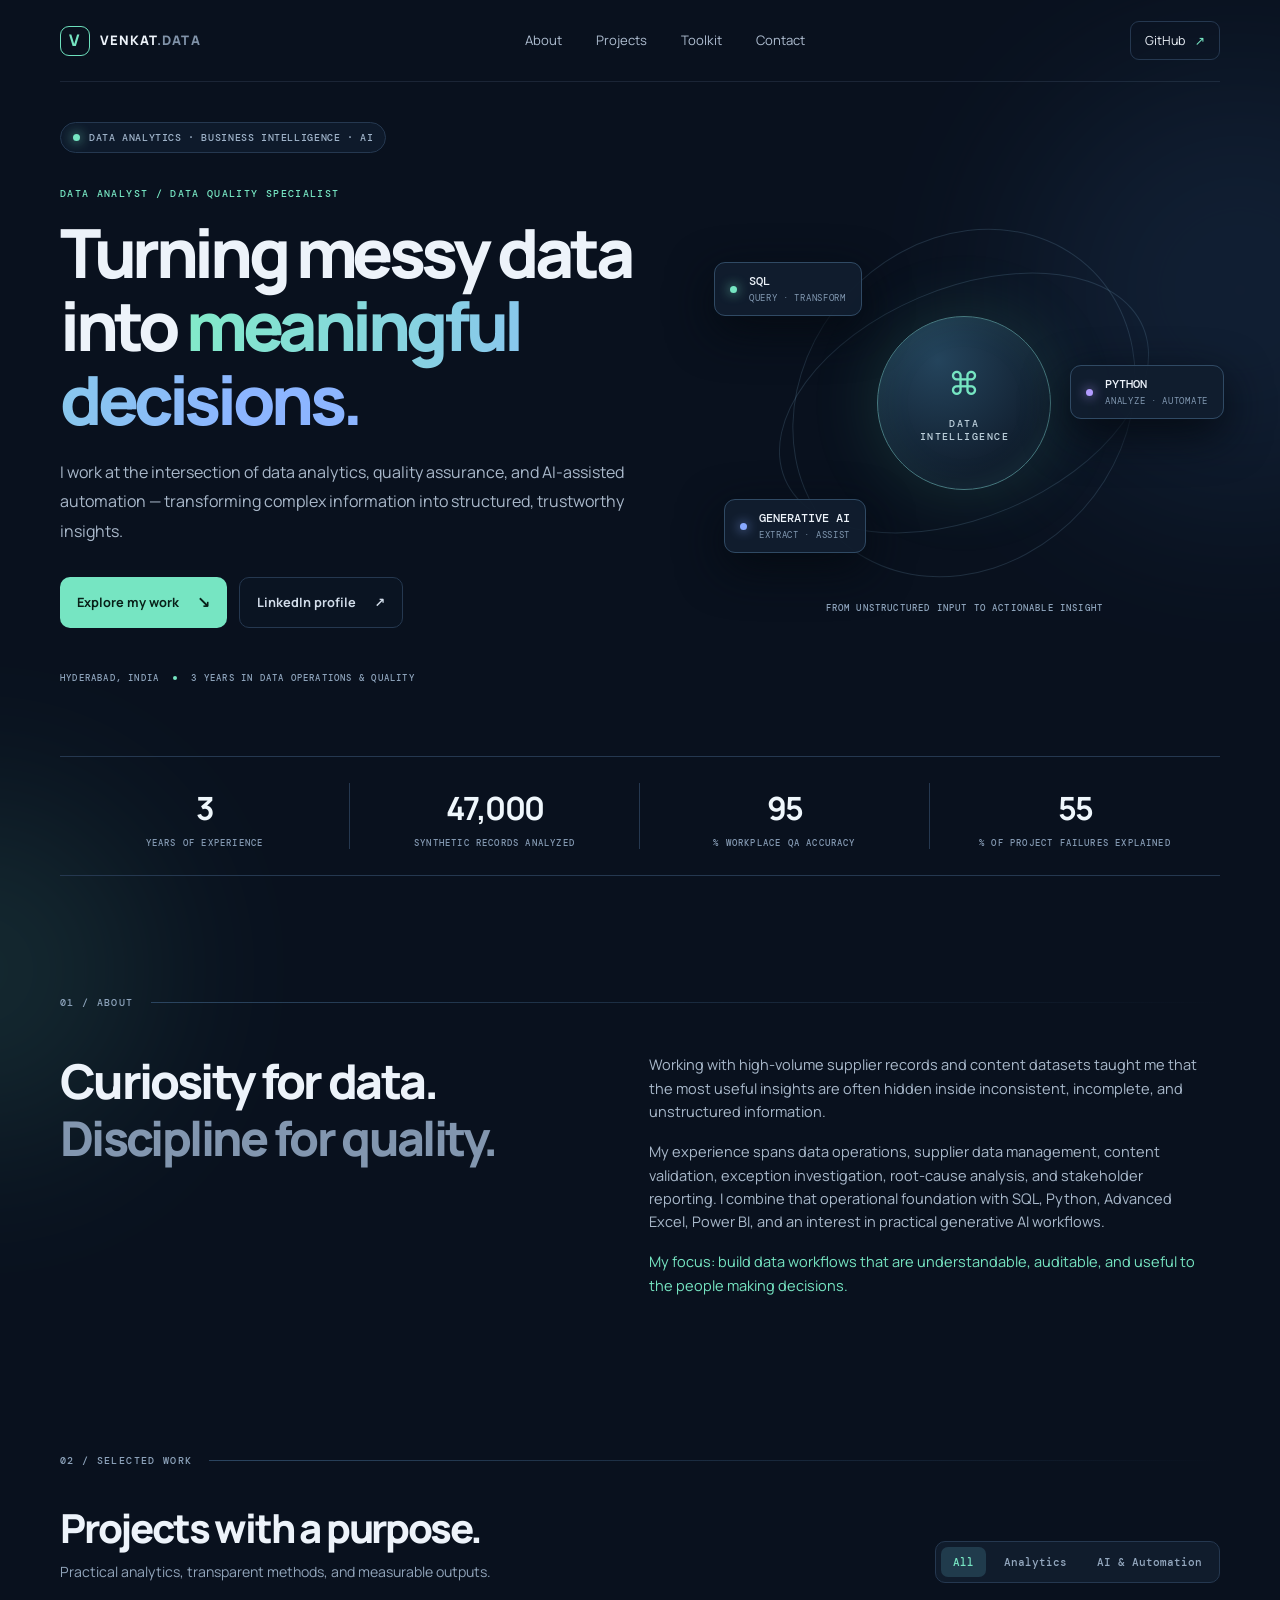
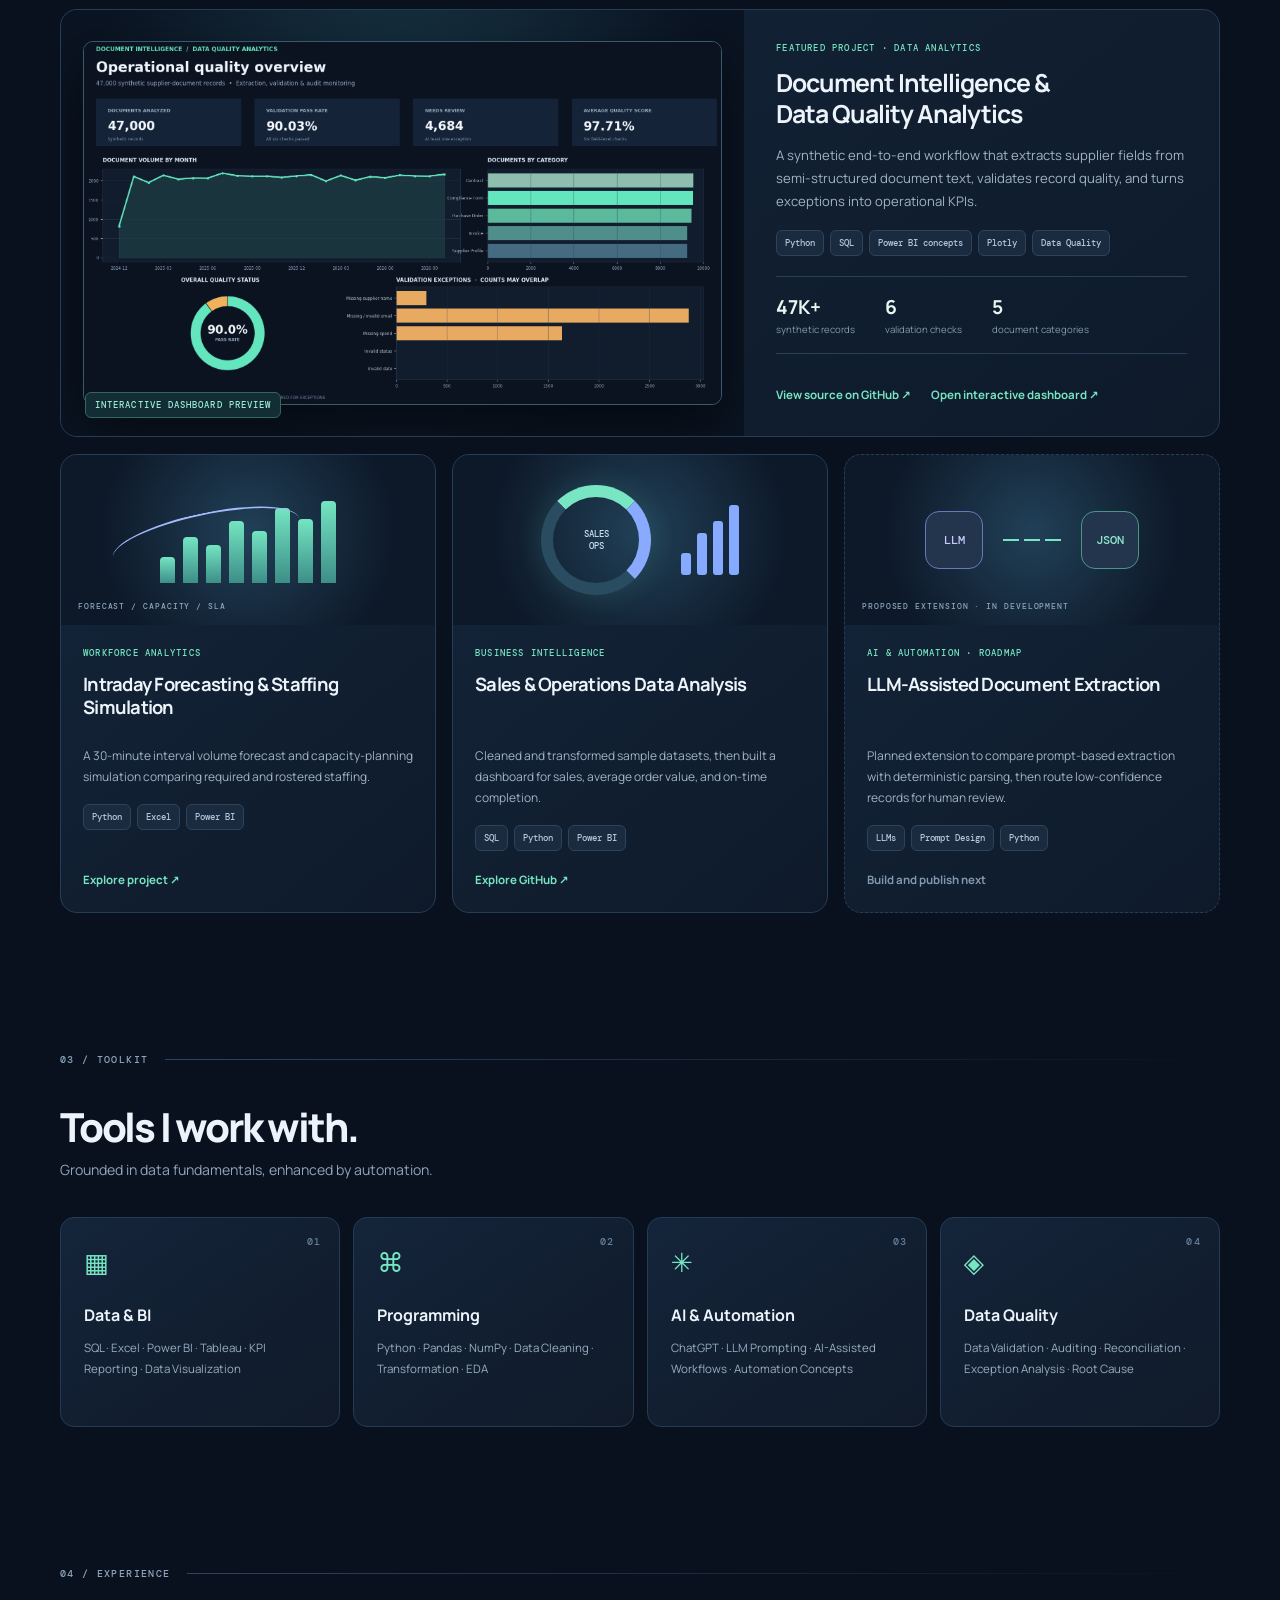
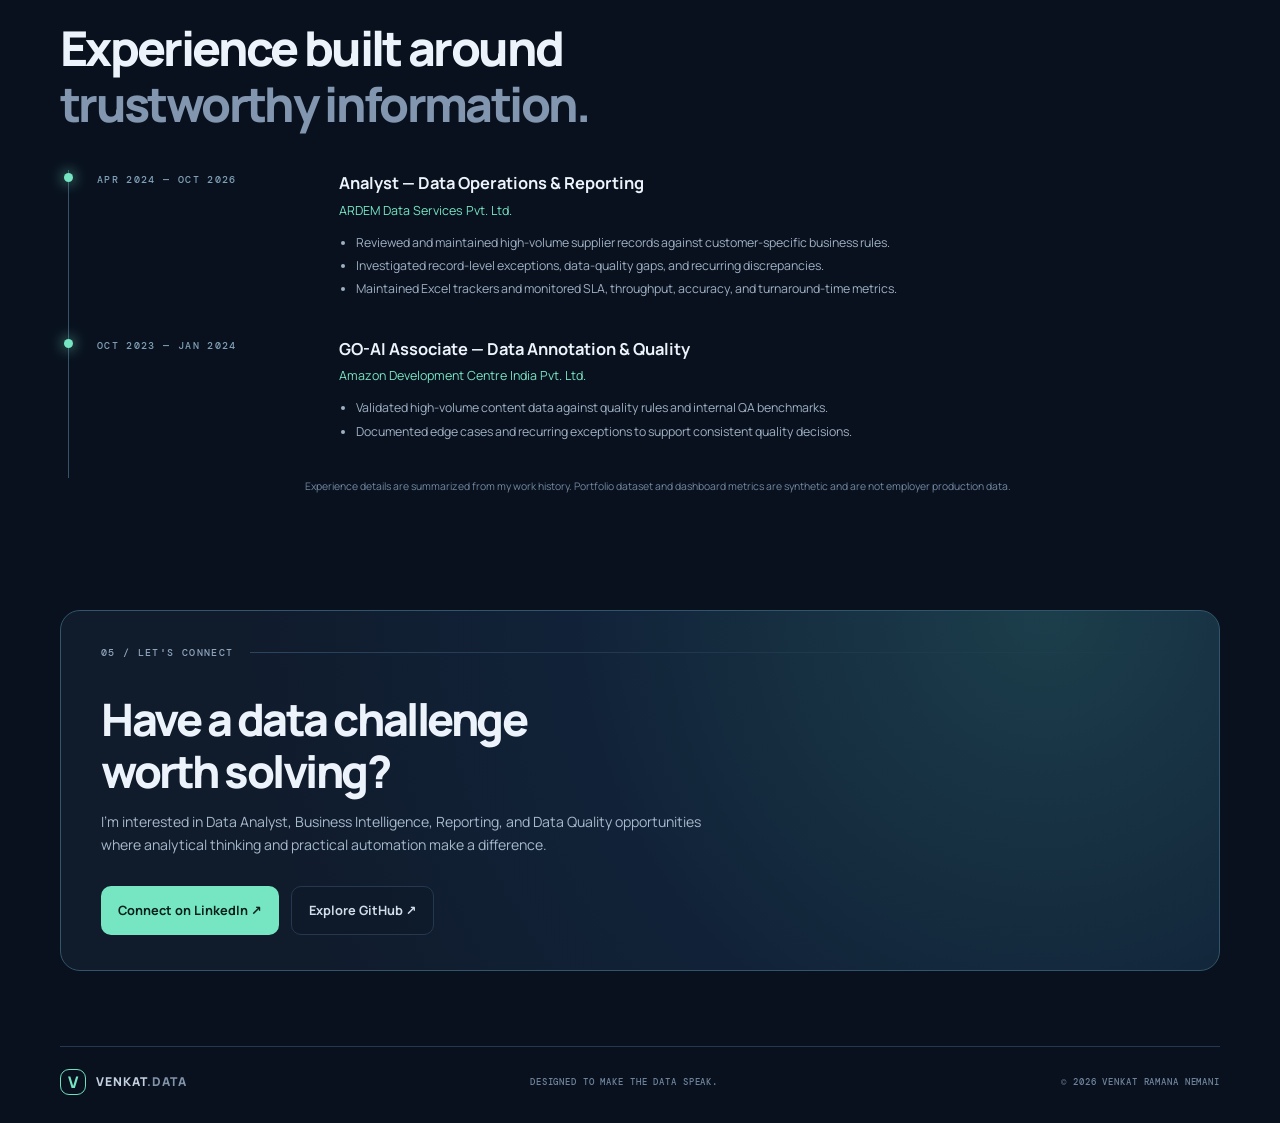
<file: index.html>
<!doctype html>
<html lang="en">
<head>
  <meta charset="utf-8">
  <meta name="viewport" content="width=device-width, initial-scale=1">
  <meta name="theme-color" content="#0b1220">
  <meta name="description" content="Portfolio of Venkat Ramana Nemani — Data Analyst working across SQL, Python, Power BI, data quality, and AI-assisted automation.">
  <meta property="og:title" content="Venkat Ramana Nemani | Data Analytics Portfolio">
  <meta property="og:description" content="Turning complex, messy data into reliable insights with SQL, Python, Power BI, and AI-assisted workflows.">
  <meta property="og:type" content="website">
  <title>Venkat Ramana Nemani | Data Analytics Portfolio</title>
  <link rel="preconnect" href="https://fonts.googleapis.com">
  <link rel="preconnect" href="https://fonts.gstatic.com" crossorigin>
  <link href="https://fonts.googleapis.com/css2?family=DM+Mono:wght@400;500&family=Manrope:wght@400;500;600;700;800&display=swap" rel="stylesheet">
  <link rel="stylesheet" href="styles.css">
</head>
<body>
  <div class="ambient ambient-a"></div><div class="ambient ambient-b"></div>
  <nav class="nav wrap">
    <a class="brand" href="#top" aria-label="Home"><span class="brand-mark">V</span><span>VENKAT<span class="brand-muted">.DATA</span></span></a>
    <div class="nav-links"><a href="#about">About</a><a href="#work">Projects</a><a href="#toolkit">Toolkit</a><a href="#contact">Contact</a></div>
    <a class="nav-cta" href="https://github.com/venkat5203" target="_blank" rel="noreferrer">GitHub <span>↗</span></a>
  </nav>

  <main id="top">
    <section class="hero wrap">
      <div class="hero-copy">
        <div class="availability"><span class="pulse"></span> DATA ANALYTICS · BUSINESS INTELLIGENCE · AI</div>
        <p class="eyebrow">DATA ANALYST / DATA QUALITY SPECIALIST</p>
        <h1>Turning messy data<br>into <span class="gradient-text">meaningful decisions.</span></h1>
        <p class="hero-intro">I work at the intersection of data analytics, quality assurance, and AI-assisted automation — transforming complex information into structured, trustworthy insights.</p>
        <div class="hero-actions">
          <a class="button button-primary" href="#work">Explore my work <span>↘</span></a>
          <a class="button button-quiet" href="https://www.linkedin.com/in/venkat-ramana-nemani" target="_blank" rel="noreferrer">LinkedIn profile <span>↗</span></a>
        </div>
        <div class="hero-meta"><span>HYDERABAD, INDIA</span><i></i><span>3 YEARS IN DATA OPERATIONS & QUALITY</span></div>
      </div>
      <div class="hero-visual" aria-label="Decorative data visualization">
        <div class="orbit orbit-one"></div><div class="orbit orbit-two"></div>
        <div class="visual-core"><div class="core-icon">⌘</div><span>DATA<br>INTELLIGENCE</span></div>
        <div class="float-card card-sql"><span class="mini-dot"></span><b>SQL</b><small>QUERY · TRANSFORM</small></div>
        <div class="float-card card-python"><span class="mini-dot purple"></span><b>PYTHON</b><small>ANALYZE · AUTOMATE</small></div>
        <div class="float-card card-ai"><span class="mini-dot blue"></span><b>GENERATIVE AI</b><small>EXTRACT · ASSIST</small></div>
        <div class="visual-caption">FROM UNSTRUCTURED INPUT TO ACTIONABLE INSIGHT</div>
      </div>
    </section>

    <section class="metrics wrap" aria-label="Portfolio highlights">
      <div class="metric"><strong data-count="3">0</strong><span>YEARS OF EXPERIENCE</span></div>
      <div class="metric"><strong data-count="47000">0</strong><span>SYNTHETIC RECORDS ANALYZED</span></div>
      <div class="metric"><strong data-count="95">0</strong><span>% WORKPLACE QA ACCURACY</span></div>
      <div class="metric"><strong data-count="55">0</strong><span>% OF PROJECT FAILURES EXPLAINED</span></div>
    </section>

    <section id="about" class="section wrap">
      <div class="section-label"><span>01 / ABOUT</span><span class="section-line"></span></div>
      <div class="about-grid">
        <h2>Curiosity for data.<br><span class="muted-heading">Discipline for quality.</span></h2>
        <div class="about-copy"><p>Working with high-volume supplier records and content datasets taught me that the most useful insights are often hidden inside inconsistent, incomplete, and unstructured information.</p><p>My experience spans data operations, supplier data management, content validation, exception investigation, root-cause analysis, and stakeholder reporting. I combine that operational foundation with SQL, Python, Advanced Excel, Power BI, and an interest in practical generative AI workflows.</p><p class="accent-copy">My focus: build data workflows that are understandable, auditable, and useful to the people making decisions.</p></div>
      </div>
    </section>

    <section id="work" class="section wrap">
      <div class="section-label"><span>02 / SELECTED WORK</span><span class="section-line"></span></div>
      <div class="section-heading"><div><h2>Projects with a purpose.</h2><p>Practical analytics, transparent methods, and measurable outputs.</p></div><div class="project-filters" role="group" aria-label="Filter projects"><button class="filter active" data-filter="all">All</button><button class="filter" data-filter="analytics">Analytics</button><button class="filter" data-filter="ai">AI & Automation</button></div></div>

      <article class="project-card featured-project" data-category="analytics">
        <div class="project-visual dashboard-visual"><img src="assets/dashboard-preview.png" alt="Preview of the interactive document intelligence and data quality dashboard"><div class="visual-tag">INTERACTIVE DASHBOARD PREVIEW</div></div>
        <div class="project-info"><div class="project-kicker">FEATURED PROJECT · DATA ANALYTICS</div><h3>Document Intelligence &<br>Data Quality Analytics</h3><p>A synthetic end-to-end workflow that extracts supplier fields from semi-structured document text, validates record quality, and turns exceptions into operational KPIs.</p><div class="tag-list"><span>Python</span><span>SQL</span><span>Power BI concepts</span><span>Plotly</span><span>Data Quality</span></div><div class="project-stats"><div><b>47K+</b><small>synthetic records</small></div><div><b>6</b><small>validation checks</small></div><div><b>5</b><small>document categories</small></div></div><div class="project-links"><a class="text-link" href="https://github.com/venkat5203/ai-document-intelligence-analytics" target="_blank" rel="noreferrer">View source on GitHub ↗</a><a class="text-link dashboard-link" href="#" target="_blank" rel="noreferrer">Open live dashboard ↗</a></div></div>
      </article>

      <div class="project-grid">
        <article class="project-card compact-project" data-category="analytics"><div class="mini-project-art art-forecast"><div class="forecast-bars"><i></i><i></i><i></i><i></i><i></i><i></i><i></i><i></i></div><div class="forecast-line"></div><span>FORECAST / CAPACITY / SLA</span></div><div class="project-info"><div class="project-kicker">WORKFORCE ANALYTICS</div><h3>Intraday Forecasting & Staffing Simulation</h3><p>A 30-minute interval volume forecast and capacity-planning simulation comparing required and rostered staffing.</p><div class="tag-list"><span>Python</span><span>Excel</span><span>Power BI</span></div><a class="text-link" href="https://github.com/venkat5203/wfm-intraday-forecasting-staffing" target="_blank" rel="noreferrer">Explore project ↗</a></div></article>
        <article class="project-card compact-project" data-category="analytics"><div class="mini-project-art art-sales"><div class="sales-ring"><span>SALES<br>OPS</span></div><div class="sales-bars"><i></i><i></i><i></i><i></i></div></div><div class="project-info"><div class="project-kicker">BUSINESS INTELLIGENCE</div><h3>Sales & Operations Data Analysis</h3><p>Cleaned and transformed sample datasets, then built a dashboard for sales, average order value, and on-time completion.</p><div class="tag-list"><span>SQL</span><span>Python</span><span>Power BI</span></div><a class="text-link" href="https://github.com/venkat5203" target="_blank" rel="noreferrer">Explore GitHub ↗</a></div></article>
        <article class="project-card compact-project ai-project" data-category="ai"><div class="mini-project-art art-ai"><div class="ai-node">LLM</div><div class="ai-flow"><i></i><i></i><i></i></div><div class="ai-node ai-node-last">JSON</div><span>PROPOSED EXTENSION · IN DEVELOPMENT</span></div><div class="project-info"><div class="project-kicker">AI & AUTOMATION · ROADMAP</div><h3>LLM-Assisted Document Extraction</h3><p>Planned extension to compare prompt-based extraction with deterministic parsing, then route low-confidence records for human review.</p><div class="tag-list"><span>LLMs</span><span>Prompt Design</span><span>Python</span></div><span class="text-link muted-link">Build and publish next</span></div></article>
      </div>
    </section>

    <section id="toolkit" class="section wrap">
      <div class="section-label"><span>03 / TOOLKIT</span><span class="section-line"></span></div>
      <div class="section-heading"><div><h2>Tools I work with.</h2><p>Grounded in data fundamentals, enhanced by automation.</p></div></div>
      <div class="toolkit-grid">
        <div class="tool-card"><span class="tool-index">01</span><div class="tool-icon">▦</div><h3>Data & BI</h3><p>SQL · Excel · Power BI · Tableau · KPI Reporting · Data Visualization</p></div>
        <div class="tool-card"><span class="tool-index">02</span><div class="tool-icon">⌘</div><h3>Programming</h3><p>Python · Pandas · NumPy · Data Cleaning · Transformation · EDA</p></div>
        <div class="tool-card"><span class="tool-index">03</span><div class="tool-icon">✳</div><h3>AI & Automation</h3><p>ChatGPT · LLM Prompting · AI-Assisted Workflows · Automation Concepts</p></div>
        <div class="tool-card"><span class="tool-index">04</span><div class="tool-icon">◈</div><h3>Data Quality</h3><p>Data Validation · Auditing · Reconciliation · Exception Analysis · Root Cause</p></div>
      </div>
    </section>

    <section class="section experience-section wrap">
      <div class="section-label"><span>04 / EXPERIENCE</span><span class="section-line"></span></div>
      <h2>Experience built around<br><span class="muted-heading">trustworthy information.</span></h2>
      <div class="timeline">
        <div class="timeline-item"><div class="timeline-date">APR 2024 — OCT 2026</div><div class="timeline-content"><h3>Analyst — Data Operations & Reporting</h3><p class="company">ARDEM Data Services Pvt. Ltd.</p><ul><li>Reviewed and maintained high-volume supplier records against customer-specific business rules.</li><li>Investigated record-level exceptions, data-quality gaps, and recurring discrepancies.</li><li>Maintained Excel trackers and monitored SLA, throughput, accuracy, and turnaround-time metrics.</li></ul></div></div>
        <div class="timeline-item"><div class="timeline-date">OCT 2023 — JAN 2024</div><div class="timeline-content"><h3>GO-AI Associate — Data Annotation & Quality</h3><p class="company">Amazon Development Centre India Pvt. Ltd.</p><ul><li>Validated high-volume content data against quality rules and internal QA benchmarks.</li><li>Documented edge cases and recurring exceptions to support consistent quality decisions.</li></ul></div></div>
      </div>
      <p class="disclaimer">Experience details are summarized from my work history. Portfolio dataset and dashboard metrics are synthetic and are not employer production data.</p>
    </section>

    <section id="contact" class="contact-section wrap">
      <div class="contact-panel"><div class="section-label"><span>05 / LET'S CONNECT</span><span class="section-line"></span></div><h2>Have a data challenge<br>worth solving?</h2><p>I'm interested in Data Analyst, Business Intelligence, Reporting, and Data Quality opportunities where analytical thinking and practical automation make a difference.</p><div class="contact-actions"><a class="button button-primary" href="https://www.linkedin.com/in/venkat-ramana-nemani" target="_blank" rel="noreferrer">Connect on LinkedIn ↗</a><a class="button button-quiet" href="https://github.com/venkat5203" target="_blank" rel="noreferrer">Explore GitHub ↗</a></div></div>
    </section>
  </main>

  <footer class="footer wrap"><a class="brand" href="#top"><span class="brand-mark">V</span><span>VENKAT<span class="brand-muted">.DATA</span></span></a><span>DESIGNED TO MAKE THE DATA SPEAK.</span><span>© <span id="year"></span> VENKAT RAMANA NEMANI</span></footer>
  <script src="script.js"></script>
</body>
</html>
</file>
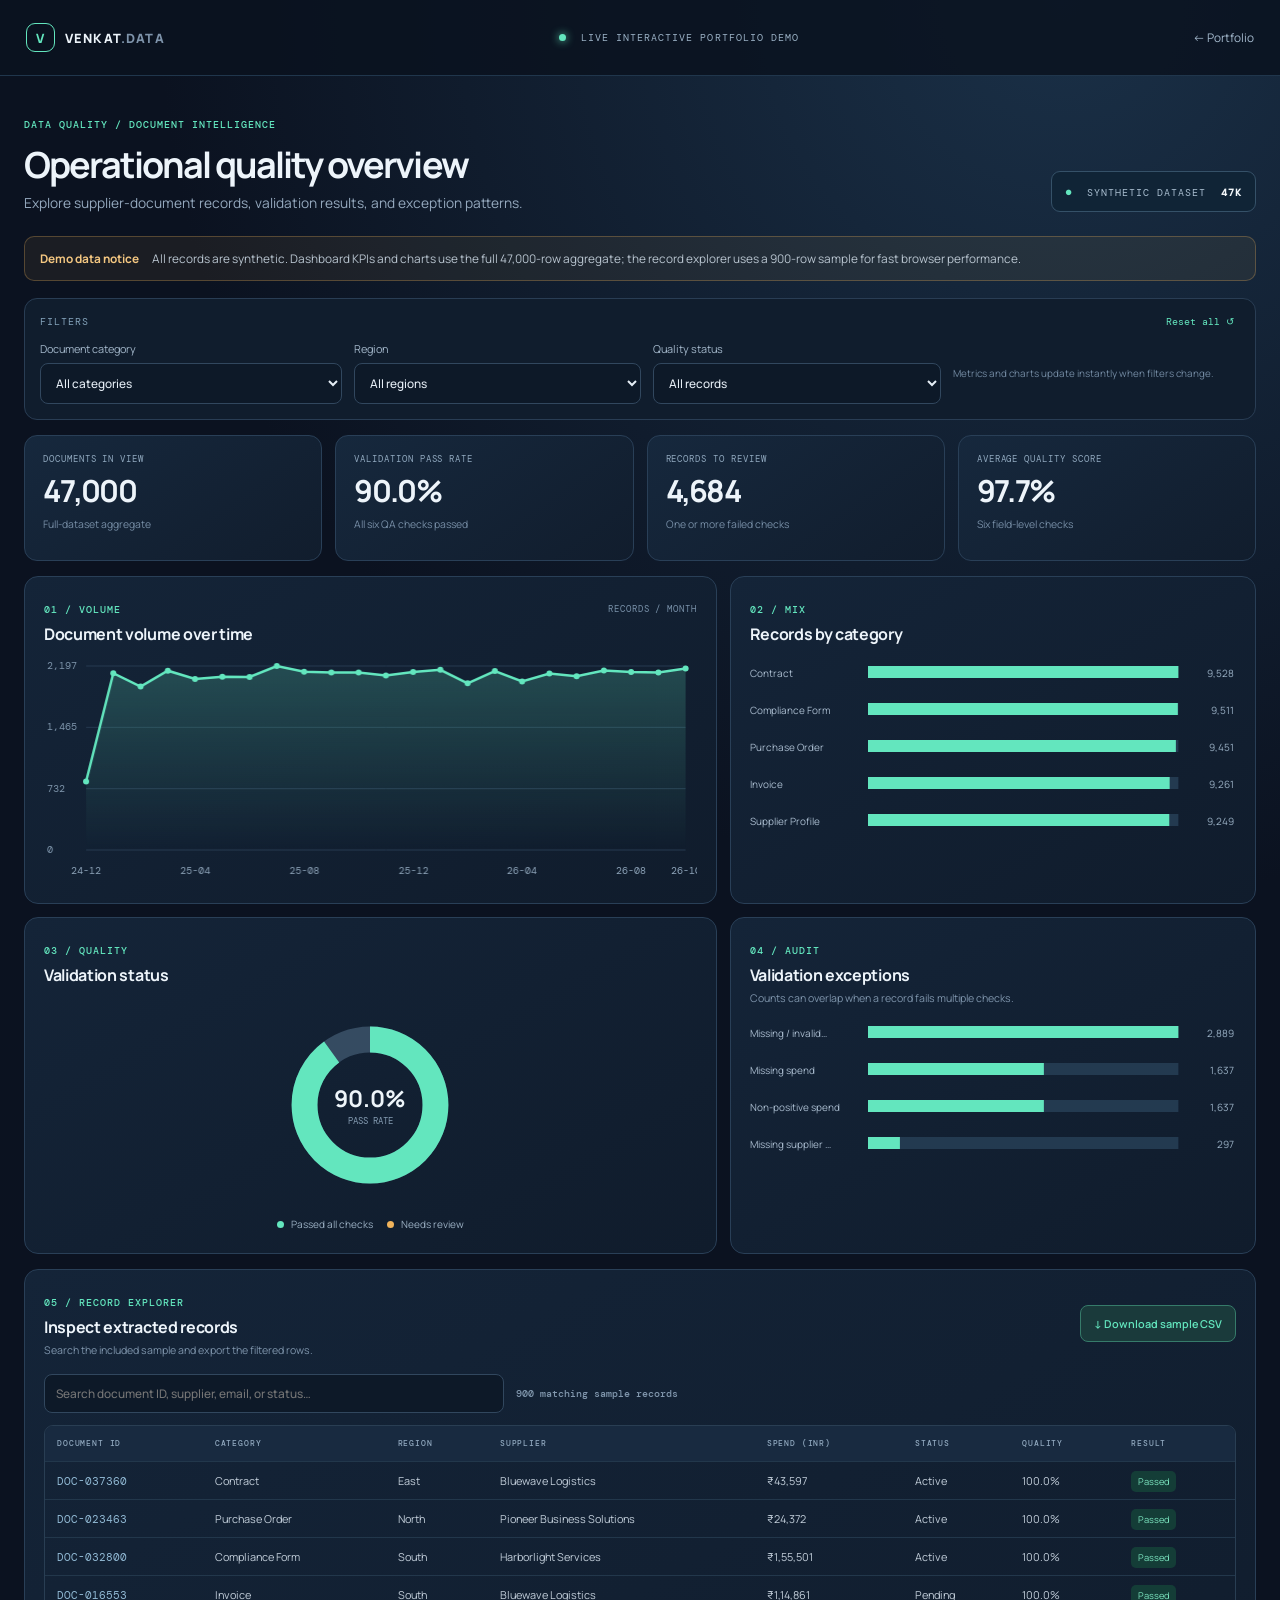
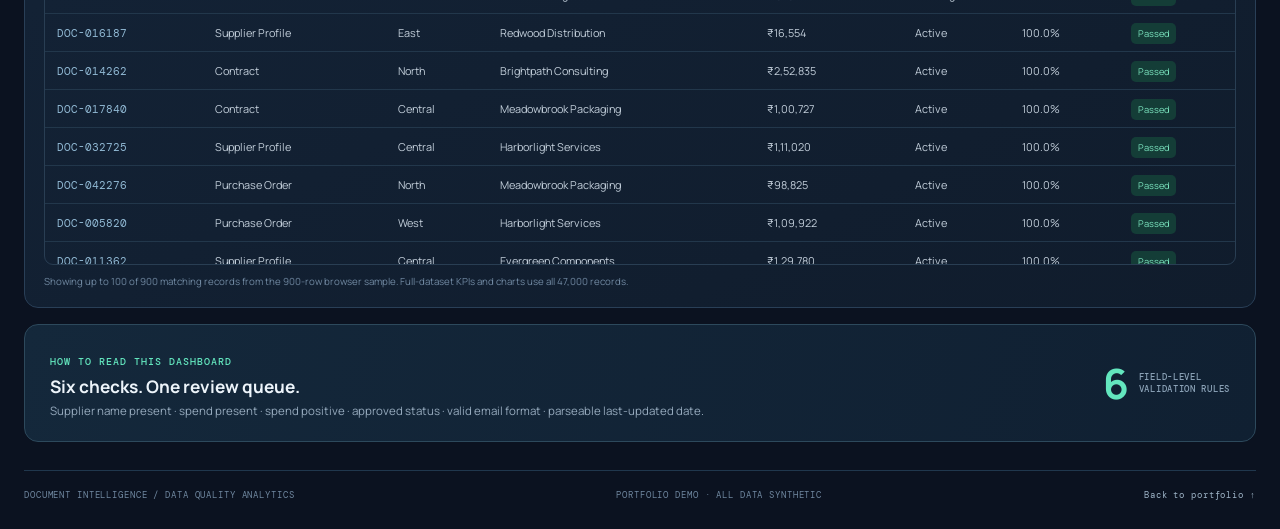
<file: dashboard.html>
<!doctype html>
<html lang="en">
<head>
  <meta charset="utf-8"><meta name="viewport" content="width=device-width, initial-scale=1">
  <meta name="theme-color" content="#0b1220">
  <meta name="description" content="Interactive synthetic document intelligence and data quality analytics dashboard.">
  <title>Document Intelligence Dashboard | Venkat Ramana Nemani</title>
  <link rel="preconnect" href="https://fonts.googleapis.com"><link rel="preconnect" href="https://fonts.gstatic.com" crossorigin>
  <link href="https://fonts.googleapis.com/css2?family=DM+Mono:wght@400;500&family=Manrope:wght@400;500;600;700;800&display=swap" rel="stylesheet">
  <link rel="stylesheet" href="dashboard-static.css">
</head>
<body>
  <header class="topbar">
    <a class="brand" href="index.html"><span class="brand-icon">V</span><span>VENKAT<span class="muted">.DATA</span></span></a>
    <div class="topbar-center"><span class="live-dot"></span> LIVE INTERACTIVE PORTFOLIO DEMO</div>
    <a class="back-link" href="index.html">← Portfolio</a>
  </header>
  <main class="shell">
    <section class="heading-row">
      <div><div class="eyebrow">DATA QUALITY / DOCUMENT INTELLIGENCE</div><h1>Operational quality overview</h1><p>Explore supplier-document records, validation results, and exception patterns.</p></div>
      <div class="dataset-tag"><span>●</span> SYNTHETIC DATASET <b>47K</b></div>
    </section>

    <section class="notice"><b>Demo data notice</b><span>All records are synthetic. Dashboard KPIs and charts use the full 47,000-row aggregate; the record explorer uses a 900-row sample for fast browser performance.</span></section>

    <section class="filters" aria-label="Dashboard filters">
      <div class="filter-head"><span>FILTERS</span><button id="resetFilters" class="reset-button">Reset all ↺</button></div>
      <label>Document category<select id="categoryFilter"><option value="all">All categories</option></select></label>
      <label>Region<select id="regionFilter"><option value="all">All regions</option></select></label>
      <label>Quality status<select id="qualityFilter"><option value="all">All records</option><option value="valid">Passed all checks</option><option value="review">Needs review</option></select></label>
      <div class="filter-help">Metrics and charts update instantly when filters change.</div>
    </section>

    <section class="kpis" aria-label="Key performance indicators">
      <article class="kpi"><span class="kpi-label">DOCUMENTS IN VIEW</span><strong id="kpiTotal">—</strong><small>Full-dataset aggregate</small></article>
      <article class="kpi"><span class="kpi-label">VALIDATION PASS RATE</span><strong id="kpiPass">—</strong><small>All six QA checks passed</small></article>
      <article class="kpi"><span class="kpi-label">RECORDS TO REVIEW</span><strong id="kpiExceptions">—</strong><small>One or more failed checks</small></article>
      <article class="kpi"><span class="kpi-label">AVERAGE QUALITY SCORE</span><strong id="kpiQuality">—</strong><small>Six field-level checks</small></article>
    </section>

    <section class="chart-grid">
      <article class="panel panel-wide"><div class="panel-title"><div><span class="panel-kicker">01 / VOLUME</span><h2>Document volume over time</h2></div><span class="panel-unit">RECORDS / MONTH</span></div><canvas id="trendChart" height="230" aria-label="Monthly document volume line chart"></canvas></article>
      <article class="panel"><div class="panel-title"><div><span class="panel-kicker">02 / MIX</span><h2>Records by category</h2></div></div><canvas id="categoryChart" height="230" aria-label="Document category bar chart"></canvas></article>
      <article class="panel"><div class="panel-title"><div><span class="panel-kicker">03 / QUALITY</span><h2>Validation status</h2></div></div><div class="donut-wrap"><canvas id="qualityChart" height="220" aria-label="Quality status donut chart"></canvas><div class="donut-legend"><span><i class="valid-dot"></i> Passed all checks</span><span><i class="review-dot"></i> Needs review</span></div></div></article>
      <article class="panel panel-wide"><div class="panel-title"><div><span class="panel-kicker">04 / AUDIT</span><h2>Validation exceptions</h2><p>Counts can overlap when a record fails multiple checks.</p></div></div><canvas id="issueChart" height="220" aria-label="Validation issue horizontal bar chart"></canvas></article>
    </section>

    <section class="panel explorer-panel">
      <div class="explorer-header"><div><span class="panel-kicker">05 / RECORD EXPLORER</span><h2>Inspect extracted records</h2><p>Search the included sample and export the filtered rows.</p></div><button id="downloadCsv" class="download-button">↓ Download sample CSV</button></div>
      <div class="search-row"><input type="search" id="recordSearch" placeholder="Search document ID, supplier, email, or status…" aria-label="Search sample records"><span id="recordCount" class="record-count">Loading records…</span></div>
      <div class="table-scroll"><table><thead><tr><th>DOCUMENT ID</th><th>CATEGORY</th><th>REGION</th><th>SUPPLIER</th><th>SPEND (INR)</th><th>STATUS</th><th>QUALITY</th><th>RESULT</th></tr></thead><tbody id="recordsBody"><tr><td colspan="8" class="loading">Loading synthetic records…</td></tr></tbody></table></div>
      <div class="table-foot" id="sampleNote">The sample table is a convenience for exploration; headline metrics are calculated from all records.</div>
    </section>

    <section class="method-row"><div><span class="panel-kicker">HOW TO READ THIS DASHBOARD</span><h2>Six checks. One review queue.</h2><p>Supplier name present · spend present · spend positive · approved status · valid email format · parseable last-updated date.</p></div><div class="method-score"><strong>6</strong><span>FIELD-LEVEL<br>VALIDATION RULES</span></div></section>
    <footer><span>DOCUMENT INTELLIGENCE / DATA QUALITY ANALYTICS</span><span>PORTFOLIO DEMO · ALL DATA SYNTHETIC</span><a href="index.html">Back to portfolio ↑</a></footer>
  </main>
  <script src="dashboard-static.js"></script>
</body>
</html>
</file>
<file: styles.css>
:root{--bg:#09111e;--panel:#101c2c;--panel2:#142338;--line:#253850;--text:#edf3fa;--muted:#9aabc0;--mint:#76e5c2;--blue:#88a9ff;--purple:#b39cff;--max:1160px}*{box-sizing:border-box}html{scroll-behavior:smooth;scroll-padding-top:90px}body{margin:0;background:var(--bg);color:var(--text);font-family:Manrope,system-ui,sans-serif;line-height:1.6;overflow-x:hidden}a{color:inherit;text-decoration:none}.wrap{width:min(var(--max),calc(100% - 48px));margin-inline:auto}.ambient{position:absolute;pointer-events:none;filter:blur(90px);opacity:.12;z-index:-1;border-radius:50%}.ambient-a{width:440px;height:440px;background:#4a83c9;top:70px;right:-180px}.ambient-b{width:340px;height:340px;background:#6ce0bd;top:800px;left:-190px}.nav{height:82px;display:flex;align-items:center;justify-content:space-between;border-bottom:1px solid rgba(128,156,188,.15)}.brand{display:flex;align-items:center;gap:10px;font-weight:800;letter-spacing:.08em;font-size:.82rem}.brand-mark{width:30px;height:30px;display:grid;place-items:center;border:1px solid #6de0bd;border-radius:9px;color:var(--mint);font-size:1rem}.brand-muted{color:#8193a9}.nav-links{display:flex;gap:34px;color:#aebdd0;font-size:.82rem}.nav-links a:hover,.text-link:hover{color:var(--mint)}.nav-cta{font-size:.78rem;border:1px solid var(--line);padding:9px 14px;border-radius:9px}.nav-cta span{color:var(--mint);padding-left:7px}.hero{min-height:600px;display:grid;grid-template-columns:1.1fr .9fr;align-items:center;gap:24px;padding-top:40px;padding-bottom:72px}.availability{display:inline-flex;align-items:center;gap:9px;color:#9fb3c9;border:1px solid var(--line);background:rgba(17,31,49,.7);border-radius:99px;padding:8px 12px;font:500 .64rem 'DM Mono',monospace;letter-spacing:.06em}.pulse,.mini-dot{display:inline-block;width:7px;height:7px;border-radius:50%;background:var(--mint);box-shadow:0 0 12px var(--mint)}.eyebrow,.project-kicker,.section-label,.hero-meta,.visual-caption,.metric span,.tool-index,.timeline-date{font:500 .65rem 'DM Mono',monospace;letter-spacing:.13em;color:#8ea4bc}.eyebrow{color:var(--mint);margin-top:34px}.hero h1{font-size:clamp(2.7rem,5.3vw,4.65rem);line-height:1.08;letter-spacing:-.065em;margin:16px 0 22px;font-weight:800}.gradient-text{background:linear-gradient(100deg,#82ebc8 0%,#8cb5ff 80%);-webkit-background-clip:text;background-clip:text;color:transparent}.hero-intro{max-width:590px;color:#a9b8ca;font-size:1rem;line-height:1.85}.hero-actions,.contact-actions{display:flex;gap:12px;flex-wrap:wrap;margin-top:30px}.button{padding:13px 17px;border-radius:10px;font-size:.8rem;font-weight:700;display:inline-flex;gap:18px;align-items:center;transition:transform .2s,border-color .2s}.button:hover{transform:translateY(-2px)}.button-primary{background:var(--mint);color:#082018}.button-primary span{font-size:1rem}.button-quiet{border:1px solid var(--line);color:#d1dce9;background:rgba(13,24,38,.5)}.hero-meta{display:flex;gap:14px;align-items:center;margin-top:44px;font-size:.58rem}.hero-meta i{width:4px;height:4px;background:var(--mint);border-radius:50%}.hero-visual{height:430px;position:relative;display:grid;place-items:center}.orbit{position:absolute;border:1px solid rgba(122,165,196,.2);border-radius:50%;transform:rotate(-23deg)}.orbit-one{width:390px;height:230px}.orbit-two{width:320px;height:370px;transform:rotate(42deg)}.visual-core{width:174px;height:174px;border-radius:50%;display:flex;flex-direction:column;align-items:center;justify-content:center;gap:12px;background:radial-gradient(circle at 35% 25%,#24445c,#101d2d 70%);border:1px solid #477a80;box-shadow:0 0 70px rgba(99,230,190,.15),inset 0 0 35px rgba(99,230,190,.08);text-align:center;font:500 .65rem 'DM Mono',monospace;letter-spacing:.14em;color:#bdd0dc}.core-icon{font-size:2rem;color:var(--mint)}.float-card{position:absolute;background:rgba(16,29,46,.94);border:1px solid #304a64;box-shadow:0 15px 45px #050b13;border-radius:11px;padding:11px 15px;display:grid;grid-template-columns:10px auto;column-gap:9px;align-items:center}.float-card b{font:500 .72rem 'DM Mono',monospace}.float-card small{grid-column:2;color:#8299b2;font: .55rem 'DM Mono',monospace;letter-spacing:.08em;margin-top:3px}.float-card .mini-dot{grid-row:span 2}.purple{background:var(--purple);box-shadow:0 0 12px var(--purple)}.blue{background:var(--blue);box-shadow:0 0 12px var(--blue)}.card-sql{top:74px;left:5px}.card-python{right:-4px;top:177px}.card-ai{bottom:65px;left:15px}.visual-caption{position:absolute;bottom:4px;font-size:.56rem}.metrics{display:grid;grid-template-columns:repeat(4,1fr);border-top:1px solid var(--line);border-bottom:1px solid var(--line);padding:26px 0;margin-bottom:45px}.metric{display:flex;flex-direction:column;align-items:center;border-right:1px solid var(--line)}.metric:last-child{border:0}.metric strong{font-size:2rem;letter-spacing:-.06em;color:#eff7fc}.metric span{font-size:.57rem;color:#8499b2;margin-top:3px}.section{padding-top:75px;padding-bottom:65px}.section-label{display:flex;align-items:center;gap:17px}.section-line{height:1px;flex:1;background:linear-gradient(90deg,#2b4560,transparent)}.about-grid{display:grid;grid-template-columns:1fr 1.1fr;gap:70px;margin-top:44px}.about-grid h2,.section h2,.contact-panel h2{font-size:clamp(2rem,4vw,3rem);letter-spacing:-.055em;line-height:1.17;margin:0;font-weight:800}.muted-heading{color:#8296af}.about-copy{max-width:560px;color:#a9b9cb;font-size:.91rem}.about-copy p{margin:0 0 17px}.about-copy .accent-copy{color:var(--mint)}.section-heading{display:flex;align-items:end;justify-content:space-between;gap:20px;margin:38px 0 26px}.section-heading h2{font-size:2.5rem}.section-heading p{color:#91a4ba;margin:9px 0 0;font-size:.88rem}.project-filters{display:flex;gap:6px;padding:5px;background:#101c2c;border:1px solid var(--line);border-radius:10px}.filter{background:transparent;border:0;color:#94a8bf;padding:8px 12px;border-radius:7px;font:500 .68rem 'DM Mono',monospace;cursor:pointer}.filter.active,.filter:hover{background:#203b4c;color:var(--mint)}.project-card{background:linear-gradient(140deg,#14253a,#0e1a2a);border:1px solid #263d56;border-radius:17px;overflow:hidden}.featured-project{display:grid;grid-template-columns:1.18fr .82fr;min-height:390px}.project-visual{min-height:330px;position:relative;background:#0a1726;overflow:hidden}.dashboard-visual{display:flex;align-items:center;justify-content:center;padding:22px;background:radial-gradient(circle at 50% 30%,#1a3b4c,#0b1422 70%)}.dashboard-visual img{display:block;width:100%;height:auto;border:1px solid #3b596b;border-radius:10px;box-shadow:0 22px 50px #050a11}.visual-tag{position:absolute;left:24px;bottom:18px;font:500 .56rem 'DM Mono',monospace;letter-spacing:.12em;color:#9debd4;background:#122e34;border:1px solid #32665e;padding:6px 9px;border-radius:6px}.project-info{padding:32px;display:flex;flex-direction:column;align-items:flex-start}.project-kicker{color:var(--mint);font-size:.58rem}.project-info h3{font-size:1.55rem;line-height:1.24;letter-spacing:-.04em;margin:14px 0}.project-info p{color:#a2b3c7;font-size:.82rem;line-height:1.75;margin:0 0 17px}.tag-list{display:flex;gap:6px;flex-wrap:wrap}.tag-list span{font:500 .57rem 'DM Mono',monospace;color:#b4c6d8;padding:6px 8px;border-radius:6px;background:#1a2b40;border:1px solid #2e435b}.project-stats{display:flex;gap:30px;border-top:1px solid #2a4058;border-bottom:1px solid #2a4058;width:100%;padding:15px 0;margin:20px 0}.project-stats div{display:flex;flex-direction:column}.project-stats b{font-size:1.2rem;color:#e9f7f2}.project-stats small{font-size:.6rem;color:#8298b0}.project-links{display:flex;gap:20px;flex-wrap:wrap;margin-top:auto;padding-top:12px}.text-link{font-size:.72rem;font-weight:700;color:var(--mint)}.project-grid{display:grid;grid-template-columns:repeat(3,1fr);gap:16px;margin-top:17px}.compact-project{display:flex;flex-direction:column}.compact-project .project-info{padding:22px;flex:1}.compact-project .project-info h3{font-size:1.15rem;min-height:58px}.compact-project .project-info p{font-size:.75rem}.compact-project .text-link{margin-top:auto;padding-top:20px}.mini-project-art{height:170px;background:radial-gradient(circle at 50% 45%,#214057,#0d1828 72%);position:relative;overflow:hidden;display:flex;align-items:center;justify-content:center}.forecast-bars{height:85px;display:flex;align-items:end;gap:8px}.forecast-bars i{width:15px;border-radius:4px 4px 0 0;background:linear-gradient(#74e5c1,#3d8e88)}.forecast-bars i:nth-child(1){height:30%}.forecast-bars i:nth-child(2){height:54%}.forecast-bars i:nth-child(3){height:44%}.forecast-bars i:nth-child(4){height:73%}.forecast-bars i:nth-child(5){height:61%}.forecast-bars i:nth-child(6){height:88%}.forecast-bars i:nth-child(7){height:75%}.forecast-bars i:nth-child(8){height:96%}.forecast-line{position:absolute;width:190px;height:50px;border-top:2px solid #a3baff;transform:rotate(-12deg);top:58px;left:50px;border-radius:50%}.mini-project-art>span{position:absolute;bottom:13px;left:17px;font:500 .52rem 'DM Mono',monospace;color:#8da6be;letter-spacing:.11em}.art-sales{gap:30px}.sales-ring{width:110px;height:110px;border-radius:50%;border:12px solid #2a4c60;border-top-color:#78e6c3;border-right-color:#8aaaff;display:grid;place-items:center;box-shadow:0 0 30px #68dfbd22}.sales-ring span{text-align:center;color:#c9deef;font:500 .58rem 'DM Mono',monospace}.sales-bars{display:flex;gap:6px;align-items:end;height:70px}.sales-bars i{display:block;width:10px;background:#85aaff;border-radius:3px}.sales-bars i:nth-child(1){height:32%}.sales-bars i:nth-child(2){height:60%}.sales-bars i:nth-child(3){height:77%}.sales-bars i:nth-child(4){height:100%}.art-ai{gap:20px}.ai-node{height:58px;width:58px;border-radius:14px;display:grid;place-items:center;background:#23354d;border:1px solid #6a78bb;color:#c7c8ff;font:500 .72rem 'DM Mono',monospace}.ai-node-last{border-color:#4b9586;color:#91ead0}.ai-flow{display:flex;gap:5px}.ai-flow i{height:2px;width:16px;background:var(--mint)}.ai-project{border-style:dashed}.muted-link{color:#8297ae!important}.toolkit-grid{display:grid;grid-template-columns:repeat(4,1fr);gap:13px;margin-top:35px}.tool-card{position:relative;background:linear-gradient(145deg,#14243a,#101a29);border:1px solid #253b54;border-radius:14px;padding:23px;min-height:210px}.tool-index{position:absolute;top:17px;right:18px;color:#66809b}.tool-icon{font-size:1.65rem;color:var(--mint);margin-bottom:20px}.tool-card h3{font-size:1rem;margin:0 0 9px}.tool-card p{font-size:.72rem;line-height:1.8;color:#99adc2;margin:0}.experience-section h2{margin:40px 0 38px}.timeline{border-left:1px solid #34536b;margin-left:8px}.timeline-item{display:grid;grid-template-columns:210px 1fr;gap:32px;padding:0 0 35px 28px;position:relative}.timeline-item:before{content:"";position:absolute;width:9px;height:9px;border-radius:50%;background:var(--mint);left:-5px;top:3px;box-shadow:0 0 14px #76e5c2}.timeline-date{padding-top:3px;color:#80a0b7}.timeline-content h3{font-size:1.03rem;margin:0}.company{color:var(--mint);font-size:.78rem;margin:4px 0 10px}.timeline-content ul{padding-left:17px;margin:0;color:#9fb0c4;font-size:.77rem;line-height:1.9}.disclaimer{font-size:.65rem;color:#7389a2;margin:0 0 0 245px}.contact-section{padding-top:50px;padding-bottom:75px}.contact-panel{border:1px solid #31556a;border-radius:20px;padding:35px 40px;background:radial-gradient(circle at 85% 0%,#1c3e4b,#112238 45%,#101b2b 80%)}.contact-panel h2{font-size:2.8rem;margin:34px 0 13px}.contact-panel>p{max-width:610px;color:#a6b9cc;font-size:.88rem}.footer{display:flex;align-items:center;justify-content:space-between;border-top:1px solid var(--line);padding:22px 0 28px;color:#6f849c;font:500 .55rem 'DM Mono',monospace;letter-spacing:.1em}.footer .brand{color:#c3d0df;font-family:Manrope;font-size:.76rem}.footer .brand-mark{width:26px;height:26px}.project-card[hidden]{display:none}@media(max-width:900px){.hero{grid-template-columns:1fr;min-height:auto;padding-top:65px}.hero-visual{height:390px;margin-top:0}.featured-project{grid-template-columns:1fr}.project-grid{grid-template-columns:repeat(2,1fr)}.toolkit-grid{grid-template-columns:repeat(2,1fr)}.about-grid{gap:35px}.metrics{grid-template-columns:repeat(2,1fr);row-gap:20px}.metric:nth-child(2){border:0}.metric{padding:10px}.section-heading{align-items:start;flex-direction:column}}@media(max-width:600px){.wrap{width:min(var(--max),calc(100% - 32px))}.nav{height:70px}.nav-links{display:none}.nav-cta{font-size:.7rem}.hero{padding-top:48px;padding-bottom:45px}.hero h1{font-size:2.65rem}.hero-intro{font-size:.9rem}.hero-visual{height:330px;transform:scale(.85);margin:-10px -25px}.hero-meta{font-size:.48rem;flex-wrap:wrap}.metrics{margin-bottom:20px}.metric strong{font-size:1.6rem}.metric span{font-size:.48rem;text-align:center}.section{padding-top:55px;padding-bottom:45px}.about-grid{grid-template-columns:1fr;gap:18px}.about-grid h2,.section h2{font-size:2.15rem}.section-heading h2{font-size:2.1rem}.project-filters{width:100%;justify-content:space-between}.filter{padding:8px}.project-info{padding:23px}.project-grid{grid-template-columns:1fr}.toolkit-grid{grid-template-columns:1fr 1fr;gap:8px}.tool-card{padding:16px;min-height:190px}.tool-card p{font-size:.66rem}.timeline-item{grid-template-columns:1fr;gap:7px;padding-left:20px}.timeline-date{font-size:.58rem}.disclaimer{margin:0;font-size:.6rem}.contact-panel{padding:24px}.contact-panel h2{font-size:2.15rem}.footer{gap:13px;flex-wrap:wrap}.footer>span:nth-child(2){display:none}}
</file>
<file: dashboard-static.css>
:root{--bg:#0b1220;--panel:#111e2f;--panel2:#16263b;--line:#293d54;--text:#edf4fa;--muted:#95a9be;--mint:#63e6be;--blue:#8eaaff;--amber:#f0b35b;--max:1380px}*{box-sizing:border-box}body{margin:0;background:radial-gradient(circle at 83% 0%,#1a3047 0%,#0b1220 38%,#0b1220 100%);color:var(--text);font-family:Manrope,system-ui,sans-serif}.topbar{height:76px;border-bottom:1px solid #20364c;display:flex;align-items:center;justify-content:space-between;padding:0 max(26px,calc((100% - var(--max))/2));background:rgba(10,18,31,.85)}.brand{display:flex;gap:10px;align-items:center;color:#edf4fa;text-decoration:none;font-size:.8rem;font-weight:800;letter-spacing:.09em}.brand-icon{width:29px;height:29px;display:grid;place-items:center;border:1px solid var(--mint);color:var(--mint);border-radius:9px}.muted{color:#7e93aa}.topbar-center,.eyebrow,.dataset-tag,.filter-head,.kpi-label,.panel-kicker,.panel-unit,th,footer{font-family:'DM Mono',monospace;letter-spacing:.1em}.topbar-center{font-size:.65rem;color:#9ab0c4}.live-dot{display:inline-block;width:7px;height:7px;background:var(--mint);border-radius:50%;margin-right:8px;box-shadow:0 0 9px var(--mint)}.back-link{color:#a6bbcf;text-decoration:none;font-size:.74rem}.back-link:hover,footer a:hover{color:var(--mint)}.shell{width:min(var(--max),calc(100% - 48px));margin:0 auto;padding:42px 0 24px}.heading-row{display:flex;justify-content:space-between;align-items:end;gap:24px;margin-bottom:24px}.eyebrow,.panel-kicker{font-size:.62rem;color:var(--mint);font-weight:500}.heading-row h1{font-size:2.25rem;letter-spacing:-.055em;margin:9px 0 4px}.heading-row p{color:var(--muted);margin:0;font-size:.86rem}.dataset-tag{padding:11px 13px;border:1px solid #355168;border-radius:9px;background:#102436;color:#a8bdcf;font-size:.61rem;white-space:nowrap}.dataset-tag span{color:var(--mint);font-size:.8rem;margin-right:7px}.dataset-tag b{color:#f3f7fa;margin-left:8px}.notice{display:flex;gap:13px;align-items:start;background:rgba(240,179,91,.07);border:1px solid rgba(240,179,91,.28);border-radius:10px;padding:13px 15px;margin-bottom:17px;color:#b9c5d0;font-size:.74rem}.notice b{color:#f4c781;white-space:nowrap}.filters{display:grid;grid-template-columns:1.05fr 1fr 1fr 1fr;gap:12px;align-items:end;background:#101d2d;border:1px solid var(--line);border-radius:13px;padding:15px;margin-bottom:15px}.filter-head{display:flex;align-items:center;justify-content:space-between;grid-column:1/-1;color:#83a2b9;font-size:.61rem}.reset-button{border:0;background:transparent;color:var(--mint);font:inherit;font-size:.61rem;cursor:pointer}.filters label{display:flex;flex-direction:column;gap:7px;color:#a3b7ca;font-size:.68rem}.filters select,.search-row input{width:100%;background:#0d1928;border:1px solid #31475e;border-radius:8px;color:#e5edf5;padding:10px 11px;font:500 .74rem Manrope,system-ui}.filter-help{align-self:center;color:#7289a1;font-size:.62rem}.kpis{display:grid;grid-template-columns:repeat(4,1fr);gap:13px;margin-bottom:15px}.kpi{background:linear-gradient(145deg,#16283d,#111d2d);border:1px solid #293f57;border-radius:13px;padding:17px 18px;min-height:126px}.kpi-label{display:block;font-size:.59rem;color:#91a9bf}.kpi strong{display:block;font-size:1.9rem;letter-spacing:-.055em;margin:5px 0 0}.kpi small{color:#778ea6;font-size:.65rem}.chart-grid{display:grid;grid-template-columns:1.25fr .95fr;gap:13px;margin-bottom:15px}.panel{background:linear-gradient(150deg,#142438,#101c2c);border:1px solid #293f57;border-radius:14px;padding:19px;min-width:0}.panel-wide{min-width:0}.panel-title{display:flex;align-items:start;justify-content:space-between;gap:10px;margin-bottom:9px}.panel-title h2,.explorer-header h2{font-size:1rem;letter-spacing:-.02em;margin:5px 0 0}.panel-title p,.explorer-header p{color:#7f95ac;font-size:.66rem;margin:5px 0 0}.panel-unit{font-size:.55rem;color:#7991a9;padding-top:7px}.panel canvas{width:100%;display:block}.donut-wrap{display:flex;flex-direction:column;align-items:center;gap:2px}.donut-wrap canvas{max-width:280px}.donut-legend{display:flex;gap:14px;flex-wrap:wrap;justify-content:center;color:#9aafc2;font-size:.63rem}.donut-legend i{display:inline-block;width:7px;height:7px;border-radius:50%;margin-right:5px}.valid-dot{background:var(--mint)}.review-dot{background:var(--amber)}.explorer-panel{margin-bottom:16px}.explorer-header{display:flex;align-items:center;justify-content:space-between;gap:14px}.download-button{background:#1a3a3b;border:1px solid #367b6a;color:var(--mint);padding:10px 13px;border-radius:8px;font:600 .68rem Manrope;cursor:pointer;white-space:nowrap}.download-button:hover{background:#214c48}.search-row{display:flex;align-items:center;gap:12px;margin:17px 0 12px}.search-row input{max-width:460px}.record-count{font:500 .61rem 'DM Mono',monospace;color:#8298ae}.table-scroll{overflow:auto;max-height:440px;border:1px solid #293e53;border-radius:9px}table{width:100%;border-collapse:collapse;white-space:nowrap;font-size:.68rem}th{position:sticky;top:0;background:#182a40;color:#91a9bf;text-align:left;padding:12px 12px;font-size:.53rem;font-weight:500;z-index:1}td{padding:11px 12px;border-top:1px solid #22374b;color:#c2ceda}tbody tr:hover{background:#192c40}.doc-id{font-family:'DM Mono',monospace;color:#91b9d4}.status-pill{padding:4px 7px;border-radius:5px;font-size:.58rem}.status-valid{background:#143d37;color:#7ce6c0}.status-review{background:#4a3521;color:#f4c37e}.loading{text-align:center;padding:25px;color:#8ea3b9}.table-foot{margin-top:10px;color:#7189a2;font-size:.61rem}.method-row{display:flex;align-items:center;justify-content:space-between;gap:25px;padding:23px 25px;border:1px solid #2d495c;border-radius:14px;background:linear-gradient(110deg,#14283b,#102032);margin-bottom:28px}.method-row h2{font-size:1.08rem;margin:5px 0}.method-row p{font-size:.72rem;color:#96aabd;margin:0;max-width:800px}.method-score{display:flex;align-items:center;gap:10px;color:var(--mint)}.method-score strong{font-size:2.6rem;line-height:1}.method-score span{font:500 .55rem 'DM Mono',monospace;letter-spacing:.08em;color:#8ba2b7}footer{border-top:1px solid #20374d;padding:18px 0 4px;color:#7088a0;font-size:.55rem;display:flex;justify-content:space-between;gap:14px;flex-wrap:wrap}footer a{color:#9eb4c7;text-decoration:none}@media(max-width:850px){.filters{grid-template-columns:repeat(2,1fr)}.filter-head{grid-column:1/-1}.chart-grid{grid-template-columns:1fr 1fr}.panel-wide{grid-column:1/-1}.heading-row{align-items:start;flex-direction:column}.kpis{grid-template-columns:repeat(2,1fr)}}@media(max-width:580px){.topbar{height:65px;padding:0 16px}.topbar-center{display:none}.shell{width:calc(100% - 28px);padding-top:29px}.heading-row h1{font-size:1.8rem}.dataset-tag{font-size:.55rem}.notice{font-size:.67rem;flex-direction:column;gap:5px}.filters{grid-template-columns:1fr 1fr;padding:12px}.filter-help{grid-column:1/-1}.kpis{gap:8px}.kpi{padding:13px;min-height:112px}.kpi strong{font-size:1.5rem}.kpi-label{font-size:.52rem}.chart-grid{grid-template-columns:1fr}.panel-wide{grid-column:auto}.panel{padding:15px}.explorer-header{align-items:start;flex-direction:column}.search-row{align-items:start;flex-direction:column}.search-row input{max-width:none}.method-row{align-items:start;padding:18px;flex-direction:column}.method-score{align-self:end}footer{font-size:.49rem}}
</file>
